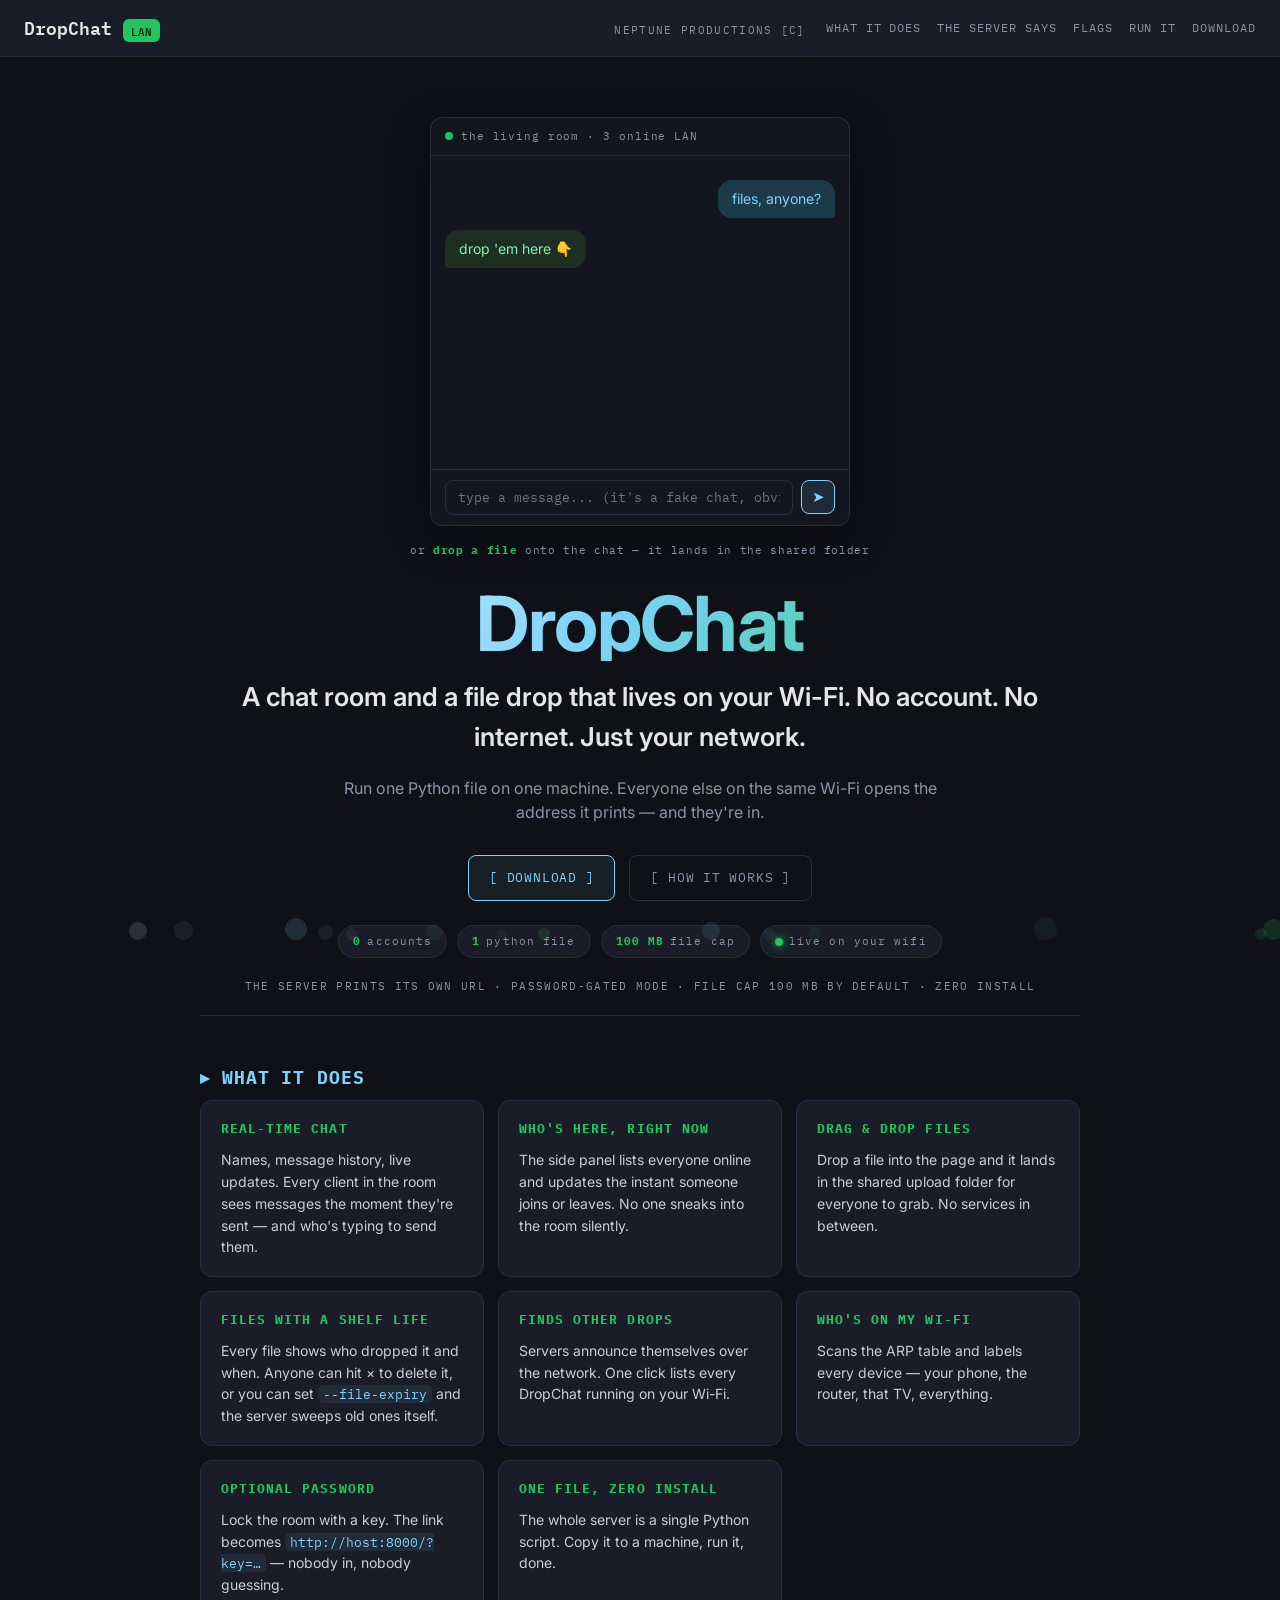
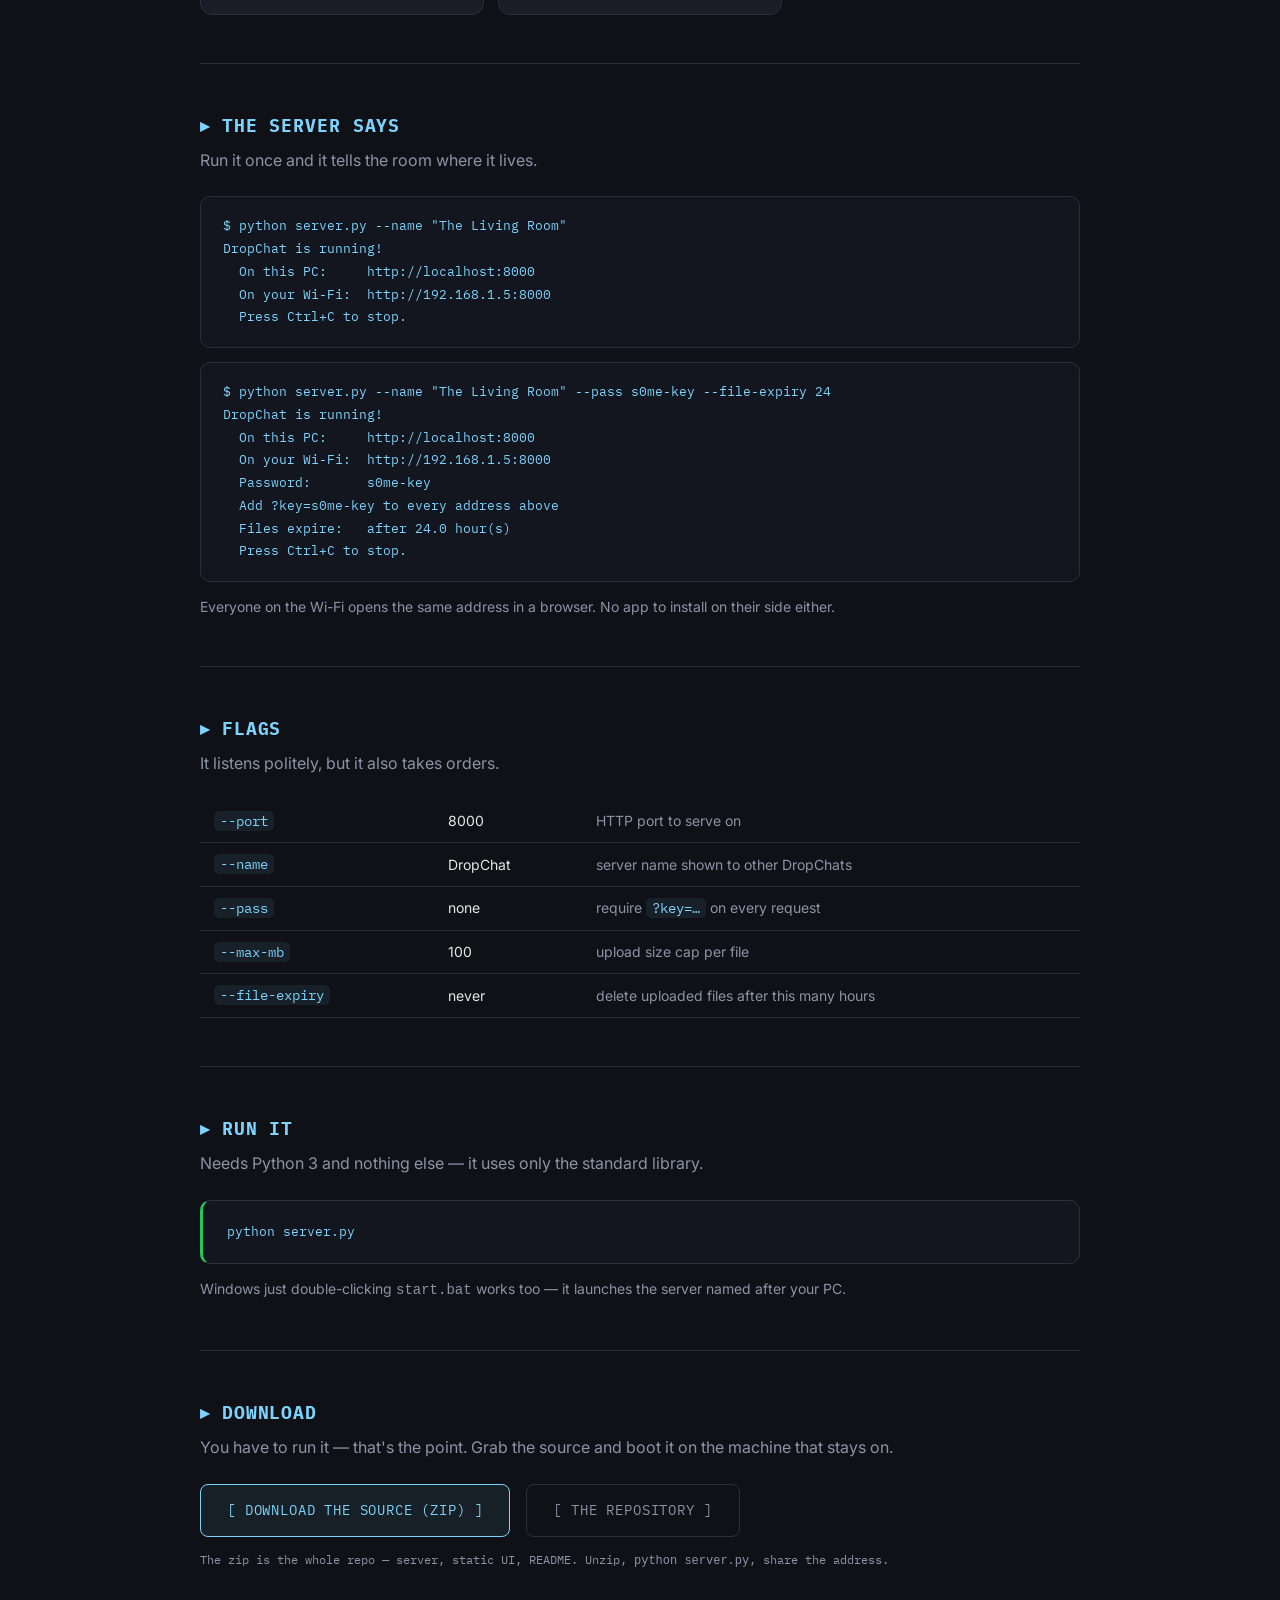
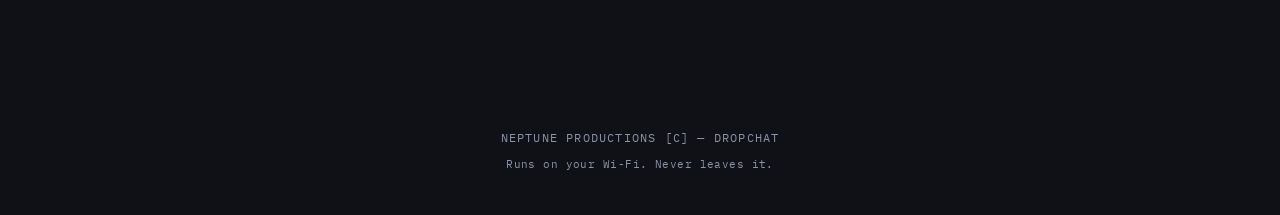
<file: index.html>
<!DOCTYPE html>
<html lang="en">
<head>
  <meta charset="UTF-8">
  <meta name="viewport" content="width=device-width, initial-scale=1.0">
  <meta name="description" content="DropChat — a chat room and file drop that lives on your Wi-Fi. LAN chat + drag-and-drop file sharing, self-hosted in one Python file. Download and run it yourself. A Neptune Productions project.">
  <meta name="theme-color" content="#0f1117">
  <title>DropChat — chat + file drop, on your Wi-Fi</title>
  <link rel="icon" type="image/svg+xml" href="favicon.svg">
  <link rel="preconnect" href="https://fonts.googleapis.com">
  <link rel="preconnect" href="https://fonts.gstatic.com" crossorigin>
  <link href="https://fonts.googleapis.com/css2?family=IBM+Plex+Mono:wght@400;500;600&family=Inter:wght@400;500;600;700&display=swap" rel="stylesheet">
  <link rel="stylesheet" href="css/style.css">
</head>
<body>

  <header class="topbar">
    <div class="brand">DropChat <span class="badge">LAN</span></div>
    <div class="bar-right">
      <a class="nep-link" href="https://notmicrosoft2000-cmd.github.io/" title="back to the hub"><span class="nep">NEPTUNE PRODUCTIONS [C]</span></a>
      <nav class="menubar" aria-label="Site navigation">
        <a href="#how">WHAT IT DOES</a>
        <a href="#server">THE SERVER SAYS</a>
        <a href="#flags">FLAGS</a>
        <a href="#run">RUN IT</a>
        <a href="#download">DOWNLOAD</a>
      </nav>
    </div>
  </header>

  <main>
    <section class="hero">
      <div class="chat-mock" id="chatMock" aria-hidden="true">
        <div class="mock-head"><span class="mock-dot"></span> <span id="roomName">the living room</span> · <span id="roomCount">3</span> online <span class="mock-head-right">LAN</span></div>
        <div class="chat-scroll" id="chatScroll">
          <div class="mock-row me"><div class="bubble">files, anyone?</div></div>
          <div class="mock-row them"><div class="bubble">drop 'em here 👇</div></div>
          <div class="mock-row them"><div class="bubble">already grabbed the zip, nice</div></div>
          <div class="mock-file"><span>📦</span> dropchat.zip <span class="file-meta">from Marty · 14:02</span><span class="file-size">2.3 MB</span><span class="file-dl">↓ 2×</span></div>
          <div class="mock-row me"><div class="bubble">remind me to keep the server running this time</div></div>
        </div>
        <div class="mock-typing" id="mockTyping"><i></i><i></i><i></i><em>someone is typing...</em></div>
        <div class="mock-input">
          <input id="mockMsg" type="text" placeholder="type a message... (it's a fake chat, obviously)" autocomplete="off">
          <button id="mockSend" type="button" aria-label="send">➤</button>
        </div>
      </div>
      <p class="drop-hint">or <b>drop a file</b> onto the chat — it lands in the shared folder</p>
      <h1 class="title">DropChat</h1>
      <p class="tagline">A chat room and a file drop that lives on your Wi-Fi. No account. No internet. Just your network.</p>
      <p class="intro">Run one Python file on one machine. Everyone else on the same Wi-Fi opens the address it prints — and they're in.</p>
      <div class="hero-actions">
        <a class="btn btn-primary" href="#download">[ DOWNLOAD ]</a>
        <a class="btn btn-ghost" href="#how">[ HOW IT WORKS ]</a>
      </div>
      <div class="status-strip">
        <span class="ss-item"><b>0</b> accounts</span>
        <span class="ss-item"><b>1</b> python file</span>
        <span class="ss-item"><b>100 MB</b> file cap</span>
        <span class="ss-item"><b class="ss-live"></b> live on your wifi</span>
      </div>
      <p class="foot-note">THE SERVER PRINTS ITS OWN URL · PASSWORD-GATED MODE · FILE CAP 100 MB BY DEFAULT · ZERO INSTALL</p>
    </section>

    <section class="section reveal" id="how">
      <h2 class="section-title">▸ WHAT IT DOES</h2>
      <div class="grid">
        <article class="card reveal">
          <h3>REAL-TIME CHAT</h3>
          <p>Names, message history, live updates. Every client in the room sees messages the moment they're sent — and who's typing to send them.</p>
        </article>
        <article class="card reveal">
          <h3>WHO'S HERE, RIGHT NOW</h3>
          <p>The side panel lists everyone online and updates the instant someone joins or leaves. No one sneaks into the room silently.</p>
        </article>
        <article class="card reveal">
          <h3>DRAG &amp; DROP FILES</h3>
          <p>Drop a file into the page and it lands in the shared upload folder for everyone to grab. No services in between.</p>
        </article>
        <article class="card reveal">
          <h3>FILES WITH A SHELF LIFE</h3>
          <p>Every file shows who dropped it and when. Anyone can hit × to delete it, or you can set <code>--file-expiry</code> and the server sweeps old ones itself.</p>
        </article>
        <article class="card reveal">
          <h3>FINDS OTHER DROPS</h3>
          <p>Servers announce themselves over the network. One click lists every DropChat running on your Wi-Fi.</p>
        </article>
        <article class="card reveal">
          <h3>WHO'S ON MY WI-FI</h3>
          <p>Scans the ARP table and labels every device — your phone, the router, that TV, everything.</p>
        </article>
        <article class="card reveal">
          <h3>OPTIONAL PASSWORD</h3>
          <p>Lock the room with a key. The link becomes <code>http://host:8000/?key=…</code> — nobody in, nobody guessing.</p>
        </article>
        <article class="card reveal">
          <h3>ONE FILE, ZERO INSTALL</h3>
          <p>The whole server is a single Python script. Copy it to a machine, run it, done.</p>
        </article>
      </div>
    </section>

    <section class="section reveal" id="server">
      <h2 class="section-title">▸ THE SERVER SAYS</h2>
      <p class="section-sub">Run it once and it tells the room where it lives.</p>
      <pre class="terminal-out">$ python server.py --name "The Living Room"
DropChat is running!
  On this PC:     http://localhost:8000
  On your Wi-Fi:  http://192.168.1.5:8000
  Press Ctrl+C to stop.</pre>
      <pre class="terminal-out">$ python server.py --name "The Living Room" --pass s0me-key --file-expiry 24
DropChat is running!
  On this PC:     http://localhost:8000
  On your Wi-Fi:  http://192.168.1.5:8000
  Password:       s0me-key
  Add ?key=s0me-key to every address above
  Files expire:   after 24.0 hour(s)
  Press Ctrl+C to stop.</pre>
      <p class="note">Everyone on the Wi-Fi opens the same address in a browser. No app to install on their side either.</p>
    </section>

    <section class="section reveal" id="flags">
      <h2 class="section-title">▸ FLAGS</h2>
      <p class="section-sub">It listens politely, but it also takes orders.</p>
      <table class="flags">
        <tr><td><code>--port</code></td><td>8000</td><td class="dim">HTTP port to serve on</td></tr>
        <tr><td><code>--name</code></td><td>DropChat</td><td class="dim">server name shown to other DropChats</td></tr>
        <tr><td><code>--pass</code></td><td>none</td><td class="dim">require <code>?key=…</code> on every request</td></tr>
        <tr><td><code>--max-mb</code></td><td>100</td><td class="dim">upload size cap per file</td></tr>
        <tr><td><code>--file-expiry</code></td><td>never</td><td class="dim">delete uploaded files after this many hours</td></tr>
      </table>
    </section>

    <section class="section reveal" id="run">
      <h2 class="section-title">▸ RUN IT</h2>
      <p class="section-sub">Needs Python 3 and nothing else — it uses only the standard library.</p>
      <pre class="code-block">python server.py</pre>
      <p class="note">Windows just double-clicking <code>start.bat</code> works too — it launches the server named after your PC.</p>
    </section>

    <section class="section reveal" id="download">
      <h2 class="section-title">▸ DOWNLOAD</h2>
      <p class="section-sub">You have to run it — that's the point. Grab the source and boot it on the machine that stays on.</p>
      <div class="dl-row">
        <a class="btn btn-primary btn-big" href="https://github.com/notmicrosoft2000-cmd/dropchat/archive/refs/heads/main.zip" target="_blank" rel="noopener">[ DOWNLOAD THE SOURCE (ZIP) ]</a>
        <a class="btn btn-ghost btn-big" href="https://github.com/notmicrosoft2000-cmd/dropchat" target="_blank" rel="noopener">[ THE REPOSITORY ]</a>
      </div>
      <p class="note dim">The zip is the whole repo — server, static UI, README. Unzip, <code>python server.py</code>, share the address.</p>
    </section>
  </main>

  <footer>
    <p><a class="nep-link" href="https://notmicrosoft2000-cmd.github.io/" title="back to the hub">NEPTUNE PRODUCTIONS [C]</a> — DROPCHAT</p>
    <p class="dim">Runs on your Wi-Fi. Never leaves it.</p>
  </footer>

  <script>window.SFX_CONFIG = { hover: { f: 1700, d: 0.02, t: "sine", v: 0.012 }, click: { f: 880, d: 0.08, t: "square", v: 0.035 } };</script>
  <script src="js/sfx.js"></script>
  <script src="js/chat.js"></script>
</body>
</html>
</file>
<file: css/style.css>
:root {
  --bg: #0f1117;
  --bg-2: #13161f;
  --panel: #1a1d27;
  --panel-edge: #2a2f3f;
  --text: #e6e6e6;
  --muted: #8b93a7;
  --cyan: #7dd3fc;
  --green: #22c55e;
  --green-dim: #166534;
}

* { box-sizing: border-box; margin: 0; padding: 0; }

html { scroll-behavior: smooth; }

body {
  font-family: "Inter", Arial, sans-serif;
  background:
    radial-gradient(1000px 600px at 80% -10%, rgba(125, 211, 252, .06), transparent 60%),
    radial-gradient(900px 600px at 10% 110%, rgba(34, 197, 94, .05), transparent 60%),
    var(--bg);
  color: var(--text);
  min-height: 100vh;
  line-height: 1.55;
  cursor: url('data:image/svg+xml;utf8,<svg xmlns="http://www.w3.org/2000/svg" width="20" height="20" viewBox="0 0 20 20"><path d="M2 2 Q6 14 16 16 L9 14 Z" fill="%237dd3fc" stroke="%23062d40" stroke-width="0.8"/></svg>') 2 2, auto;
}

a, button, code, .btn, .menubar a, .dl-row a { cursor: url('data:image/svg+xml;utf8,<svg xmlns="http://www.w3.org/2000/svg" width="22" height="22" viewBox="0 0 22 22"><path d="M3 3 Q8 15 18 18 L10 15 Z" fill="%2334d399" stroke="%23052e16" stroke-width="0.8"/></svg>') 2 2, pointer; }

.topbar {
  display: flex;
  align-items: center;
  justify-content: space-between;
  flex-wrap: wrap;
  gap: 8px;
  padding: 14px 24px;
  background: var(--panel);
  border-bottom: 1px solid var(--panel-edge);
}

.brand { font-family: "IBM Plex Mono", monospace; font-size: 18px; font-weight: 600; }

.badge {
  font-family: "IBM Plex Mono", monospace;
  font-size: 11px;
  vertical-align: middle;
  background: var(--green);
  color: #052e16;
  border-radius: 6px;
  padding: 2px 8px;
  font-weight: 600;
}

.nep { font-family: "IBM Plex Mono", monospace; font-size: 11px; letter-spacing: .12em; color: var(--muted); }

.bar-right { display: flex; align-items: center; gap: 20px; flex-wrap: wrap; }
.menubar { display: flex; gap: 16px; flex-wrap: wrap; }
.menubar a { font-family: "IBM Plex Mono", monospace; font-size: 12px; letter-spacing: .08em; color: var(--muted); text-decoration: none; }
.menubar a:hover { color: var(--cyan); }

main { max-width: 920px; margin: 0 auto; padding: 0 20px 80px; }

.hero { text-align: center; padding: 60px 0 20px; }

.chat-mock {
  max-width: 420px;
  margin: 0 auto 34px;
  background: var(--bg-2);
  border: 1px solid var(--panel-edge);
  border-radius: 12px;
  padding: 0;
  display: flex;
  flex-direction: column;
  gap: 12px;
  box-shadow: 0 14px 40px rgba(0, 0, 0, .4);
}

.mock-head {
  display: flex;
  align-items: center;
  gap: 8px;
  font-family: "IBM Plex Mono", monospace;
  font-size: 11px;
  letter-spacing: .08em;
  color: var(--muted);
  padding: 10px 14px;
  border-bottom: 1px solid var(--panel-edge);
}
.mock-dot { width: 8px; height: 8px; border-radius: 50%; background: var(--green); }

.chat-mock > .mock-row, .chat-mock > .mock-file { margin: 0 14px; }

.chat-scroll {
  display: flex;
  flex-direction: column;
  gap: 12px;
  padding: 12px 0;
  max-height: 250px;
  overflow-y: auto;
  scroll-behavior: smooth;
}
.chat-scroll .mock-row, .chat-scroll .mock-file { margin: 0 14px; }

.mock-row { display: flex; }.mock-row.me { justify-content: flex-end; }
.mock-row.them { justify-content: flex-start; }

.bubble {
  font-size: 14px;
  padding: 8px 14px;
  border-radius: 14px;
  max-width: 80%;
}
.mock-row.me .bubble { background: #1d3a4a; color: var(--cyan); border-bottom-right-radius: 4px; }
.mock-row.them .bubble { background: #1c2f22; color: #86efac; border-bottom-left-radius: 4px; }

.mock-file {
  display: flex;
  align-items: center;
  gap: 10px;
  font-family: "IBM Plex Mono", monospace;
  font-size: 13px;
  background: var(--panel);
  border: 1px solid var(--panel-edge);
  border-radius: 10px;
  padding: 10px 14px;
  color: var(--cyan);
}
.mock-file .file-meta { color: var(--muted); font-size: 12px; }
.mock-file .file-size { margin-left: auto; color: var(--muted); font-size: 12px; }
.mock-file .file-dl { color: var(--green); font-size: 12px; font-weight: 600; }

.title {
  font-size: clamp(40px, 8vw, 76px);
  line-height: 1;
  font-weight: 700;
  letter-spacing: -.02em;
  background: linear-gradient(120deg, #e6f6ff, var(--cyan) 45%, var(--green) 110%);
  -webkit-background-clip: text;
  background-clip: text;
  color: transparent;
  margin-bottom: 16px;
}

.tagline { font-size: clamp(18px, 3.4vw, 26px); font-weight: 600; color: var(--text); margin-bottom: 18px; }

.intro { max-width: 620px; margin: 0 auto 30px; color: var(--muted); }

.hero-actions { display: flex; gap: 14px; justify-content: center; flex-wrap: wrap; margin-bottom: 24px; }

.btn {
  display: inline-block;
  font-family: "IBM Plex Mono", monospace;
  font-size: 13px;
  letter-spacing: .06em;
  padding: 12px 20px;
  text-decoration: none;
  border: 1px solid var(--cyan);
  border-radius: 8px;
  color: var(--cyan);
  background: rgba(125, 211, 252, .07);
  transition: background .15s, color .15s;
}
.btn:hover { background: var(--cyan); color: #062033; }
.btn-ghost { border-color: var(--panel-edge); color: var(--muted); background: transparent; }
.btn-ghost:hover { border-color: var(--green); color: var(--green); background: rgba(34, 197, 94, .07); }

.foot-note { font-family: "IBM Plex Mono", monospace; font-size: 11px; letter-spacing: .12em; color: var(--muted); }

.section { padding: 48px 0; border-top: 1px solid var(--panel-edge); }

.section-title { font-family: "IBM Plex Mono", monospace; font-size: 18px; color: var(--cyan); margin-bottom: 8px; letter-spacing: .05em; }
.section-sub { color: var(--muted); margin-bottom: 24px; }

.grid { display: grid; grid-template-columns: repeat(auto-fit, minmax(260px, 1fr)); gap: 14px; }

.card {
  background: var(--panel);
  border: 1px solid var(--panel-edge);
  border-radius: 12px;
  padding: 18px 20px;
}
.card h3 { font-family: "IBM Plex Mono", monospace; font-size: 13px; letter-spacing: .08em; color: var(--green); margin-bottom: 10px; }
.card p { font-size: 14px; color: #c7cdda; }
.card code { font-family: "IBM Plex Mono", monospace; background: rgba(125, 211, 252, .08); color: var(--cyan); padding: 1px 5px; border-radius: 5px; font-size: 12.5px; }

.code-block {
  font-family: "IBM Plex Mono", monospace;
  font-size: 13px;
  line-height: 1.75;
  color: var(--cyan);
  background: var(--bg-2);
  border: 1px solid var(--panel-edge);
  border-left: 3px solid var(--green);
  border-radius: 10px;
  padding: 20px 24px;
  overflow-x: auto;
  margin-bottom: 14px;
}

.note { font-size: 14px; color: var(--muted); }
.note.dim { color: var(--muted); font-family: "IBM Plex Mono", monospace; font-size: 12px; margin-top: 14px; }

.terminal-out {
  font-family: "IBM Plex Mono", monospace;
  font-size: 13px;
  line-height: 1.75;
  color: var(--cyan);
  background: var(--bg-2);
  border: 1px solid var(--panel-edge);
  border-radius: 10px;
  padding: 18px 22px;
  overflow-x: auto;
  margin-bottom: 14px;
}

.flags { width: 100%; border-collapse: collapse; font-size: 14px; }
.flags td { padding: 10px 14px; border-bottom: 1px solid var(--panel-edge); }
.flags code { font-family: "IBM Plex Mono", monospace; background: rgba(125, 211, 252, .08); color: var(--cyan); padding: 1px 6px; border-radius: 5px; }
.flags .dim { color: var(--muted); }

.dl-row { display: flex; gap: 16px; flex-wrap: wrap; align-items: center; }
.btn-big { padding: 15px 26px; font-size: 14px; }

.actions { display: flex; gap: 14px; flex-wrap: wrap; }

footer { text-align: center; padding: 30px 20px 44px; font-family: "IBM Plex Mono", monospace; font-size: 12px; letter-spacing: .1em; color: var(--muted); }
footer .dim { margin-top: 8px; font-size: 11px; letter-spacing: .04em; }

@media (max-width: 560px) {
  .topbar { padding: 12px 16px; }
}

/* ---- live mock chat ---- */
.chat-mock { transition: border-color .2s, box-shadow .2s; }
.chat-mock.drop {
  border-color: var(--green);
  box-shadow: 0 14px 40px rgba(0, 0, 0, .4), 0 0 0 3px rgba(34, 197, 94, .25);
}
.drop-hint {
  font-family: "IBM Plex Mono", monospace;
  font-size: 11px;
  letter-spacing: .06em;
  color: var(--muted);
  margin: -18px 0 26px;
}
.drop-hint b { color: var(--green); }

@keyframes bubpop {
  from { opacity: 0; transform: translateY(10px) scale(.95); }
  to { opacity: 1; transform: translateY(0) scale(1); }
}

.mock-typing {
  display: flex;
  align-items: center;
  gap: 4px;
  padding: 2px 16px 8px;
  opacity: 0;
  transition: opacity .2s;
}
.mock-typing i {
  width: 6px;
  height: 6px;
  border-radius: 50%;
  background: var(--green);
  animation: tdot 1.1s ease-in-out infinite;
}
.mock-typing i:nth-child(2) { animation-delay: .15s; }
.mock-typing i:nth-child(3) { animation-delay: .3s; }
.mock-typing em { font-style: normal; font-size: 11px; color: var(--muted); margin-left: 6px; }
@keyframes tdot { 0%, 60%, 100% { opacity: .25; transform: translateY(0); } 30% { opacity: 1; transform: translateY(-3px); } }

.mock-input {
  display: flex;
  gap: 8px;
  align-items: center;
  padding: 10px 14px;
  border-top: 1px solid var(--panel-edge);
}
.mock-input input {
  flex: 1;
  font-family: "IBM Plex Mono", monospace;
  font-size: 13px;
  color: var(--text);
  background: var(--bg-2);
  border: 1px solid var(--panel-edge);
  border-radius: 8px;
  padding: 8px 12px;
  outline: none;
}
.mock-input input:focus { border-color: var(--cyan); }
.mock-input button {
  width: 34px;
  height: 34px;
  border: 1px solid var(--cyan);
  border-radius: 8px;
  background: rgba(125, 211, 252, .1);
  color: var(--cyan);
  font-size: 15px;
}
.mock-input button:hover { background: var(--cyan); color: #062033; }

/* ---- status strip ---- */
.status-strip {
  display: flex;
  gap: 10px;
  justify-content: center;
  flex-wrap: wrap;
  margin-bottom: 20px;
}
.ss-item {
  font-family: "IBM Plex Mono", monospace;
  font-size: 11px;
  letter-spacing: .1em;
  color: var(--muted);
  background: var(--panel);
  border: 1px solid var(--panel-edge);
  border-radius: 999px;
  padding: 7px 14px;
  display: inline-flex;
  align-items: center;
  gap: 6px;
  animation: ssfloat 4s ease-in-out infinite;
}
.ss-item:nth-child(2) { animation-delay: .4s; }
.ss-item:nth-child(3) { animation-delay: .8s; }
.ss-item:nth-child(4) { animation-delay: 1.2s; }
.ss-item b { color: var(--green); }
.ss-live {
  width: 8px;
  height: 8px;
  border-radius: 50%;
  background: var(--green);
  box-shadow: 0 0 8px var(--green);
  animation: sspulse 1.4s ease-in-out infinite;
}
@keyframes sspulse { 50% { opacity: .3; } }
@keyframes ssfloat { 0%, 100% { transform: translateY(0); } 50% { transform: translateY(-3px); } }

/* ---- scroll reveal ---- */
.reveal {
  opacity: 0;
  transform: translateY(20px);
  transition: opacity .6s ease, transform .6s cubic-bezier(.2, .8, .25, 1.1);
  transition-delay: var(--d, 0s);
}
.reveal.in { opacity: 1; transform: none; }

.card { transition: transform .2s, border-color .2s, box-shadow .2s; }
.card:hover {
  transform: translateY(-3px);
  border-color: var(--green);
  box-shadow: 0 12px 30px rgba(0, 0, 0, .35);
}

/* ---- floating background bubbles ---- */
.fbubble {
  position: fixed;
  border-radius: 50%;
  z-index: 0;
  pointer-events: none;
  animation: fbrise linear infinite;
}
@keyframes fbrise {
  0% { transform: translateY(0) translateX(0); }
  25% { transform: translateY(-22vh) translateX(14px); }
  50% { transform: translateY(-46vh) translateX(-10px); }
  75% { transform: translateY(-70vh) translateX(12px); }
  100% { transform: translateY(-95vh) translateX(0); }
}

main { position: relative; }
main > *, header { position: relative; z-index: 1; }

/* neptune productions imprint → hub link */
.nep-link{color:inherit;text-decoration:none;cursor:pointer}
.nep-link:hover{text-decoration:underline}
</file>
